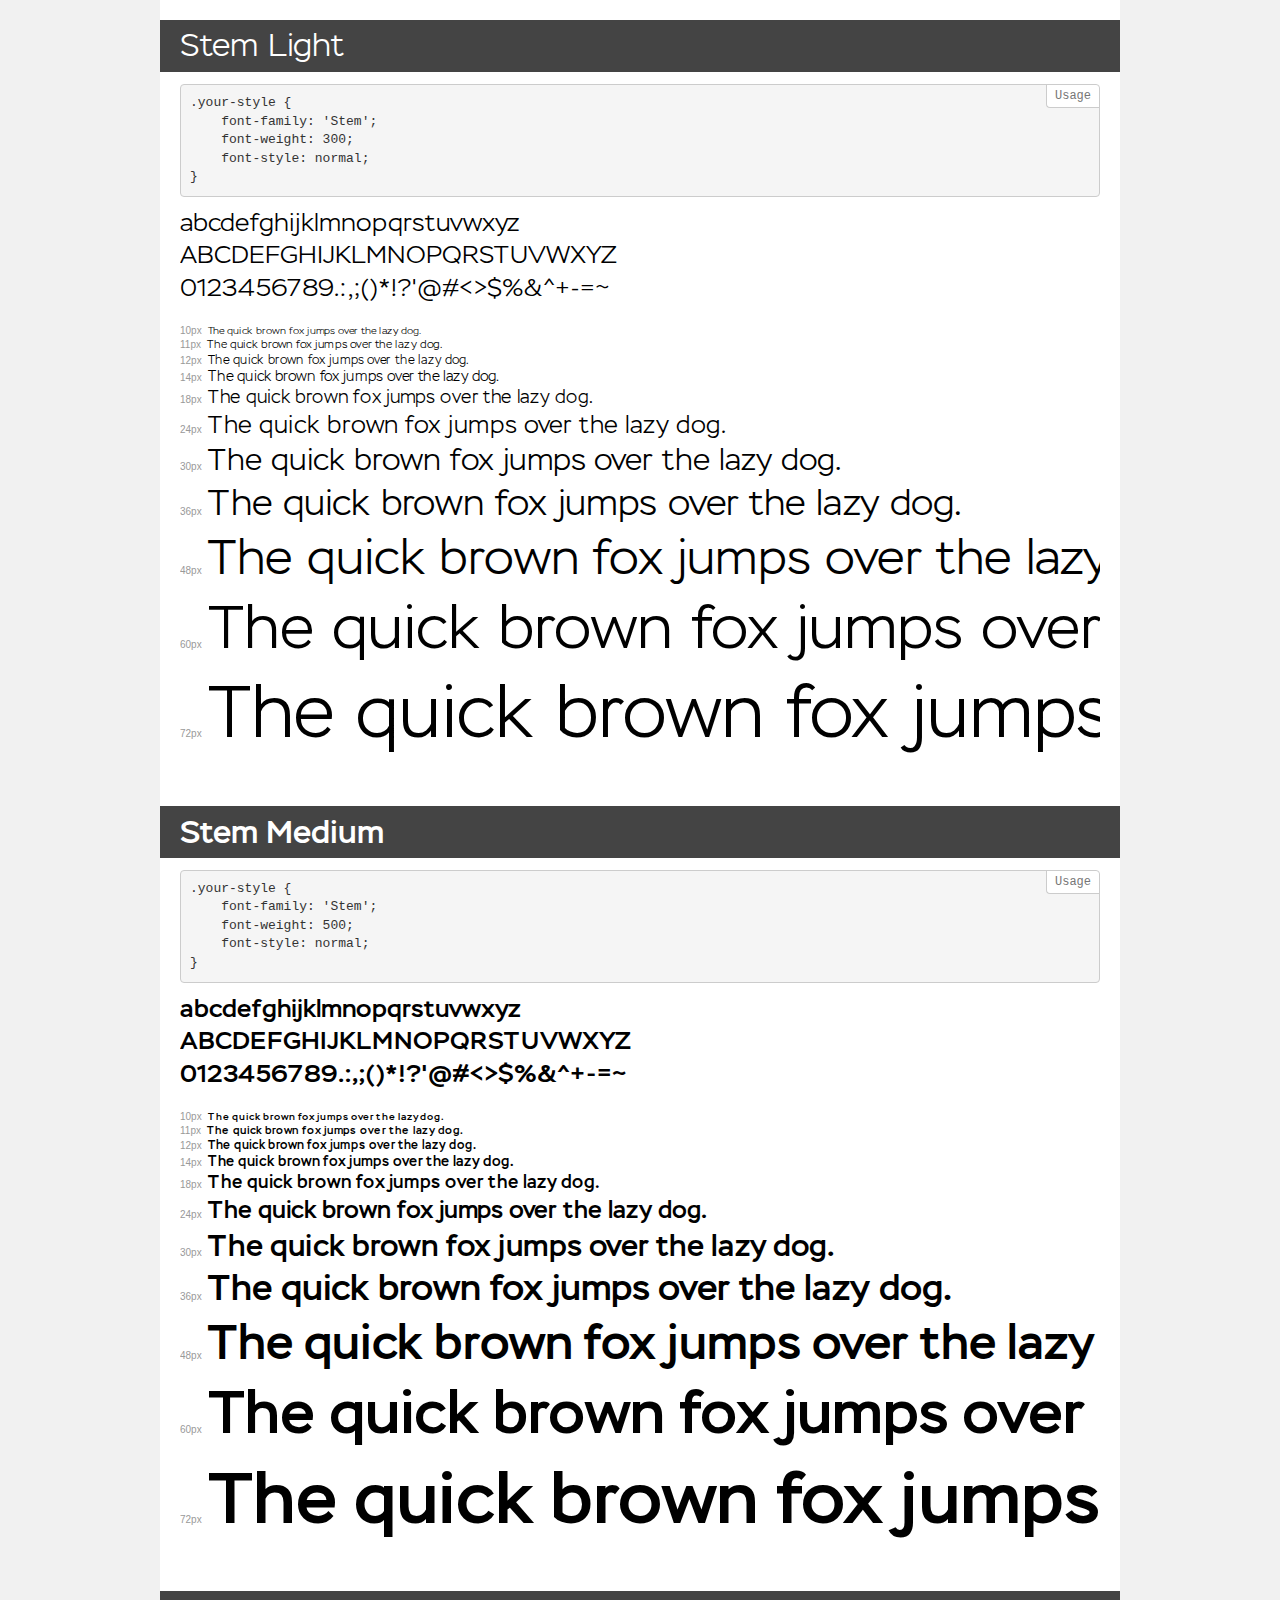
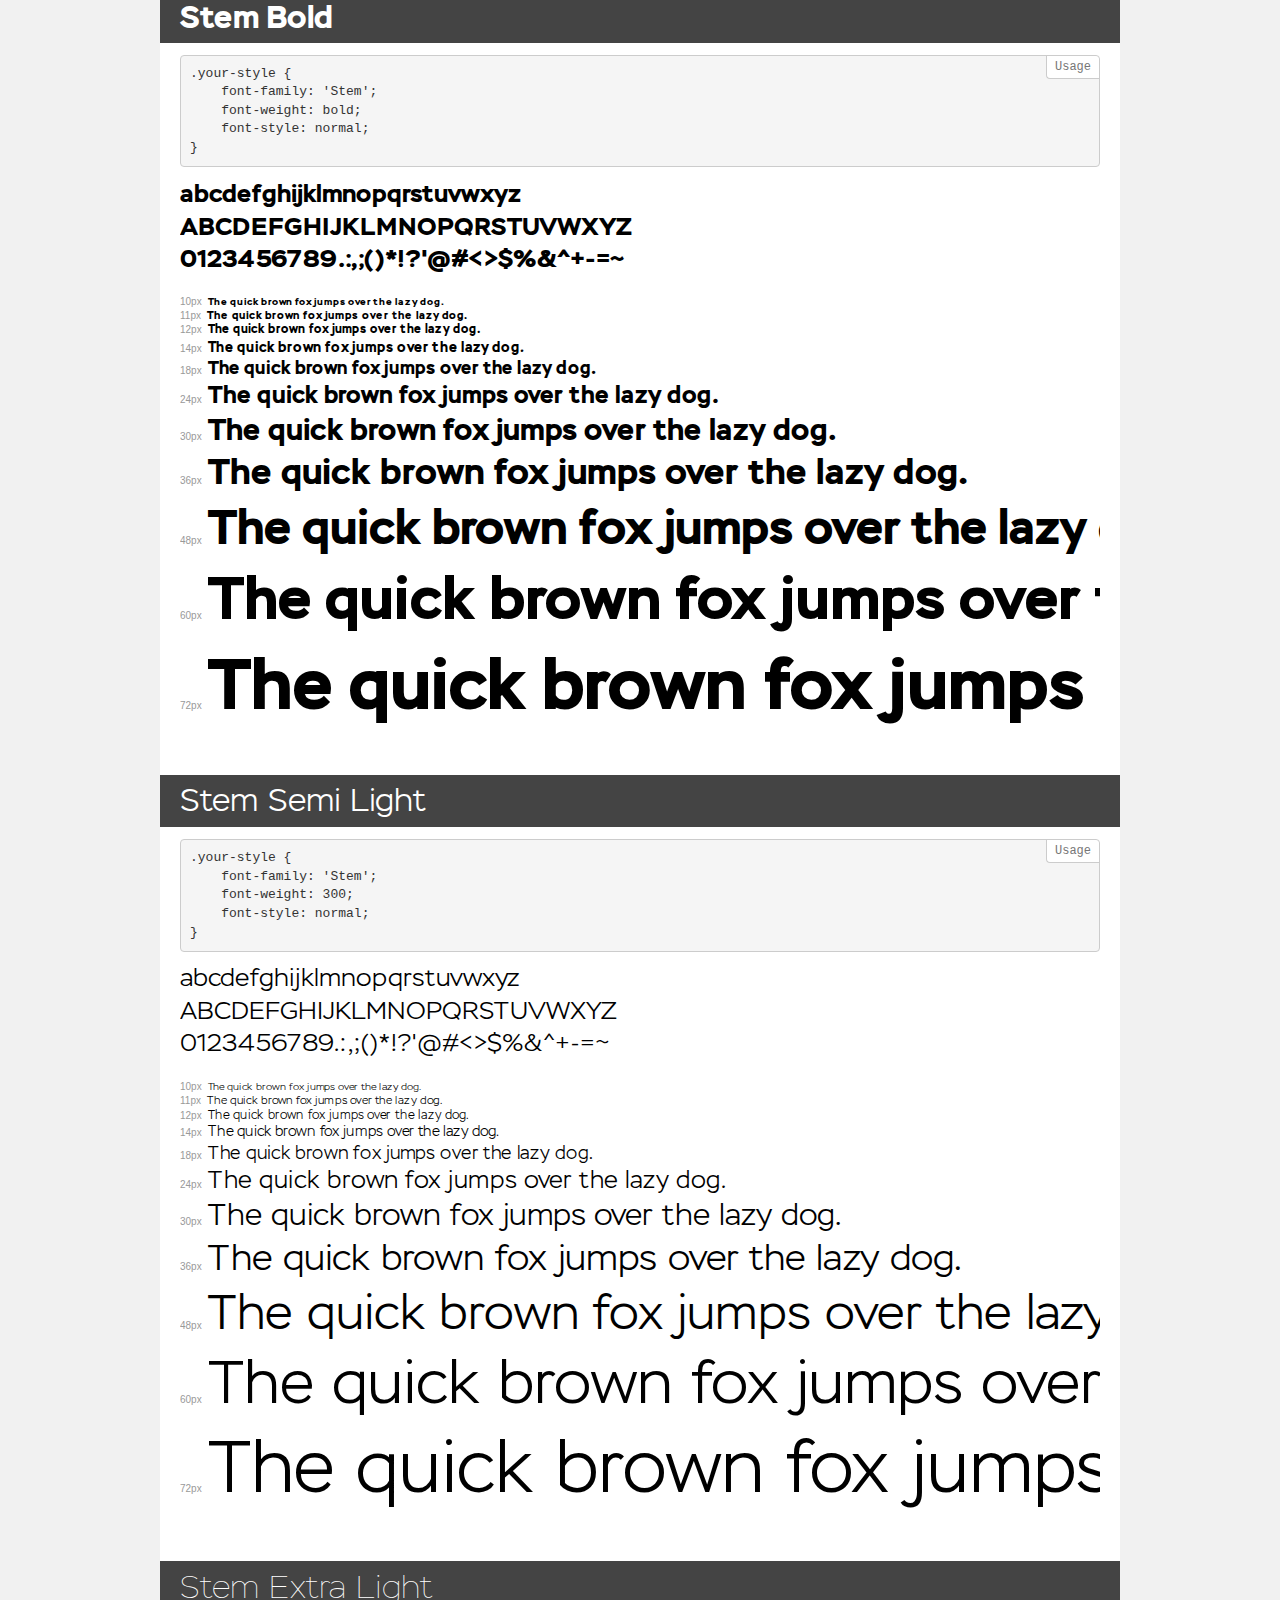
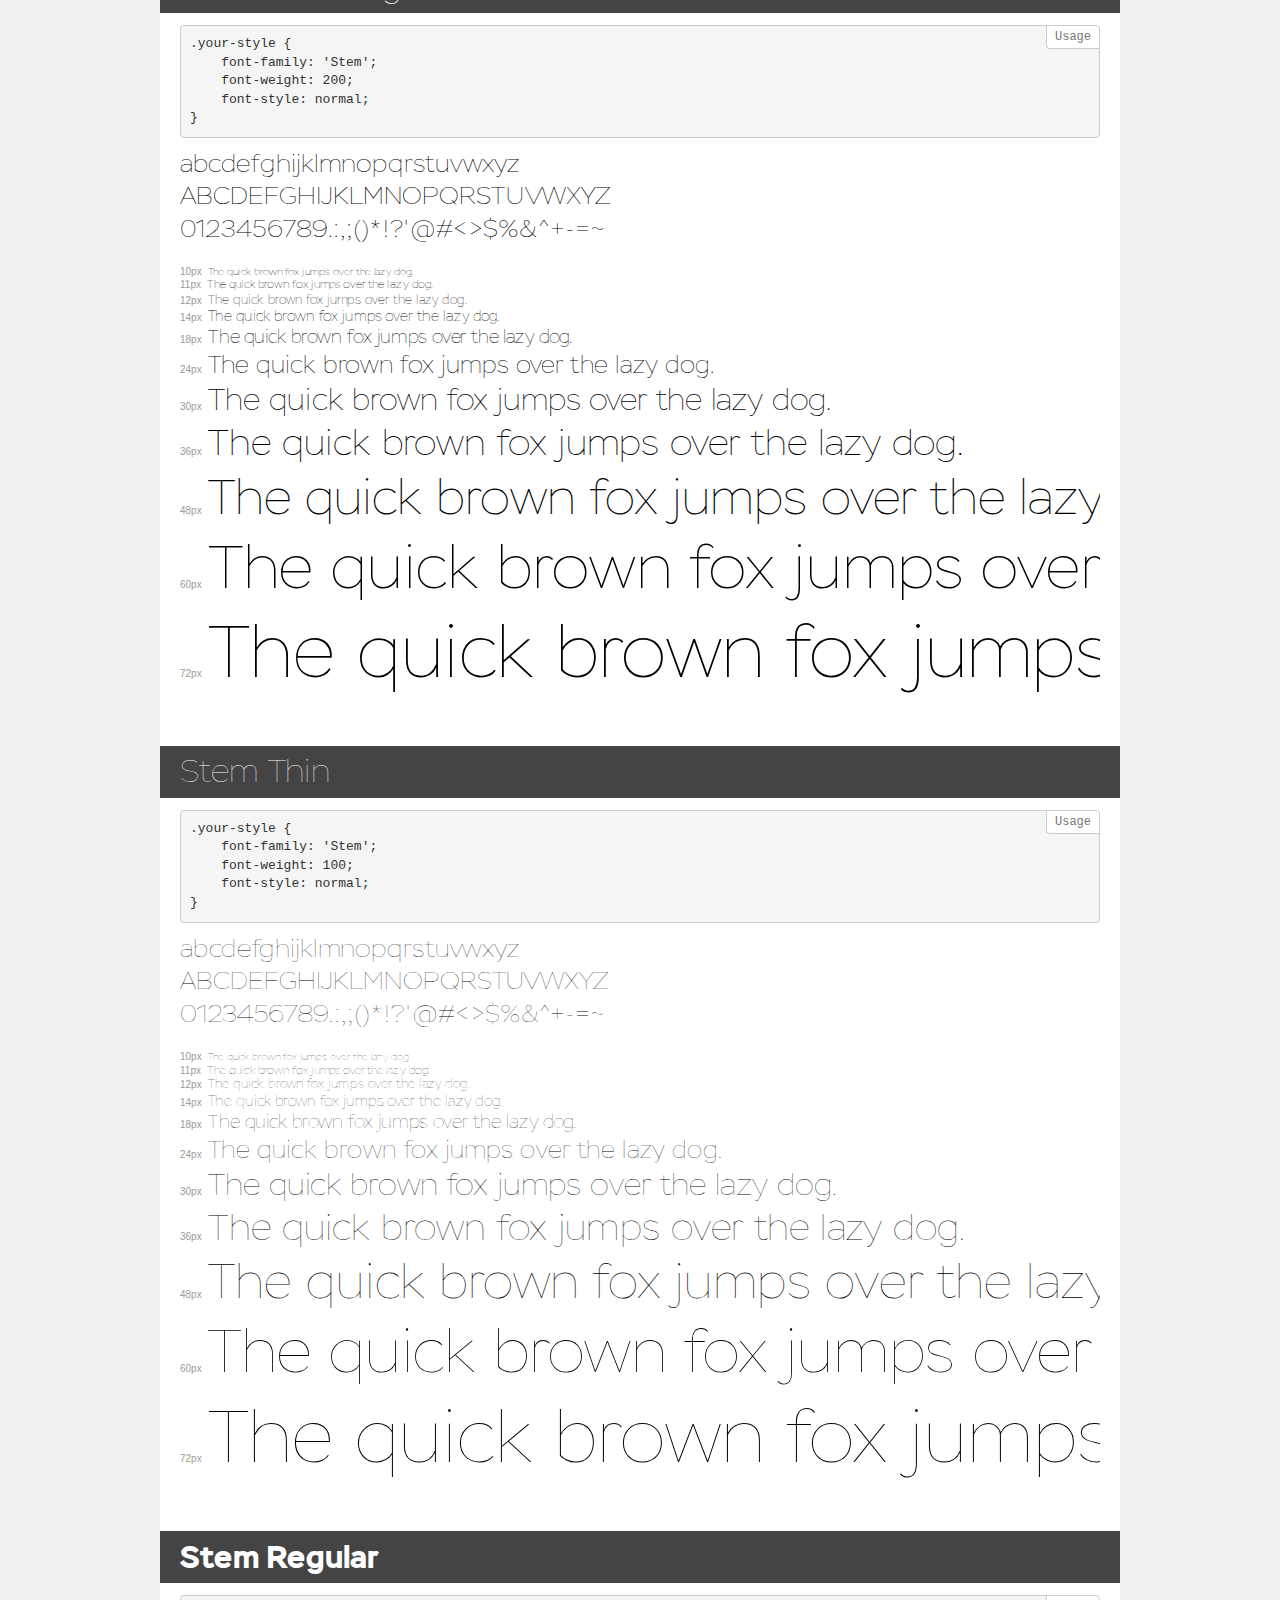
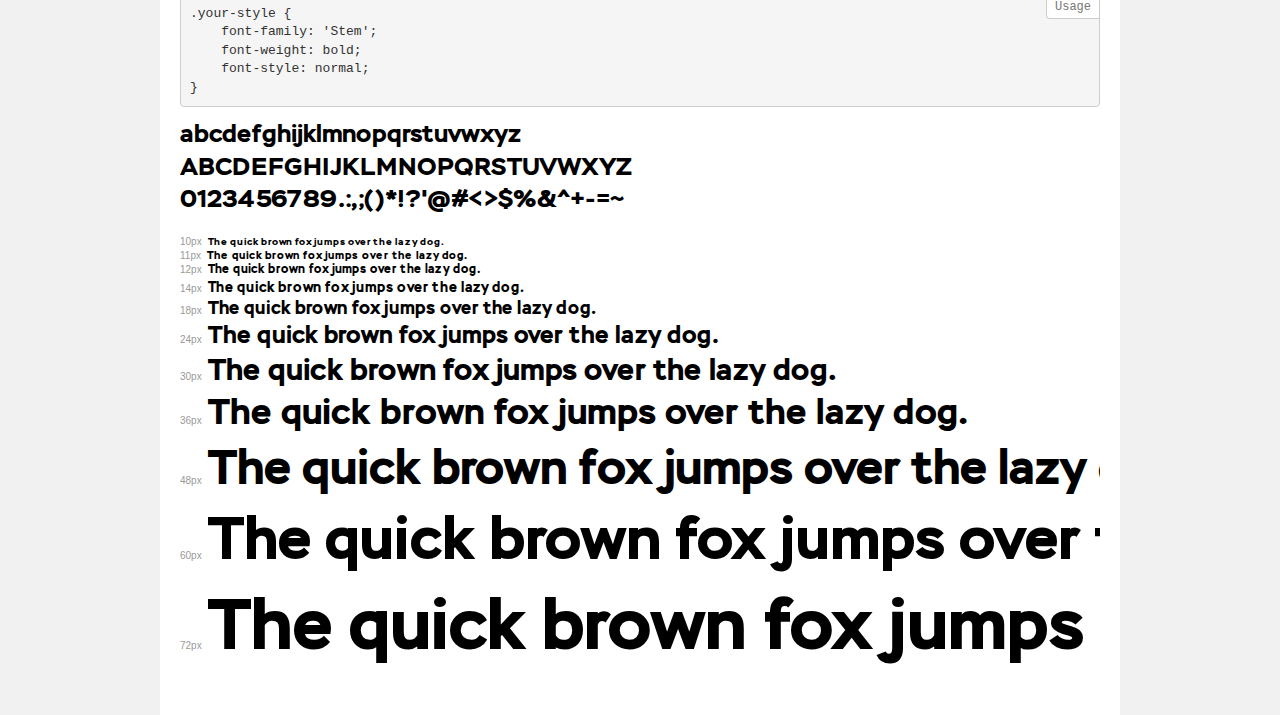
<file: web_registration/static/font/demo.html>
<!DOCTYPE html>
<html>
<head>
    <meta charset="utf-8">
    <meta http-equiv="X-UA-Compatible" content="IE=edge">
    <meta name="viewport" content="width=device-width, initial-scale=1">
    <meta name="robots" content="noindex, noarchive">
    <meta name="format-detection" content="telephone=no">
    <title>Transfonter demo</title>
    <link href="stylesheet.css" rel="stylesheet">
    <style>
        /*
        http://meyerweb.com/eric/tools/css/reset/
        v2.0 | 20110126
        License: none (public domain)
        */
        html, body, div, span, applet, object, iframe,
        h1, h2, h3, h4, h5, h6, p, blockquote, pre,
        a, abbr, acronym, address, big, cite, code,
        del, dfn, em, img, ins, kbd, q, s, samp,
        small, strike, strong, sub, sup, tt, var,
        b, u, i, center,
        dl, dt, dd, ol, ul, li,
        fieldset, form, label, legend,
        table, caption, tbody, tfoot, thead, tr, th, td,
        article, aside, canvas, details, embed,
        figure, figcaption, footer, header, hgroup,
        menu, nav, output, ruby, section, summary,
        time, mark, audio, video {
            margin: 0;
            padding: 0;
            border: 0;
            font-size: 100%;
            font: inherit;
            vertical-align: baseline;
        }
        /* HTML5 display-role reset for older browsers */
        article, aside, details, figcaption, figure,
        footer, header, hgroup, menu, nav, section {
            display: block;
        }
        body {
            line-height: 1;
        }
        ol, ul {
            list-style: none;
        }
        blockquote, q {
            quotes: none;
        }
        blockquote:before, blockquote:after,
        q:before, q:after {
            content: '';
            content: none;
        }
        table {
            border-collapse: collapse;
            border-spacing: 0;
        }
        /* common styles */
        body {
            background: #f1f1f1;
            color: #000;
        }
        .page {
            background: #fff;
            width: 920px;
            margin: 0 auto;
            padding: 20px 20px 0 20px;
            overflow: hidden;
        }
        .font-container {
            overflow-x: auto;
            overflow-y: hidden;
            margin-bottom: 40px;
            line-height: 1.3;
            white-space: nowrap;
            padding-bottom: 5px;
        }
        h1 {
            position: relative;
            background: #444;
            font-size: 32px;
            color: #fff;
            padding: 10px 20px;
            margin: 0 -20px 12px -20px;
        }
        .letters {
            font-size: 25px;
            margin-bottom: 20px;
        }
        .s10:before {
            content: '10px';
        }
        .s11:before {
            content: '11px';
        }
        .s12:before {
            content: '12px';
        }
        .s14:before {
            content: '14px';
        }
        .s18:before {
            content: '18px';
        }
        .s24:before {
            content: '24px';
        }
        .s30:before {
            content: '30px';
        }
        .s36:before {
            content: '36px';
        }
        .s48:before {
            content: '48px';
        }
        .s60:before {
            content: '60px';
        }
        .s72:before {
            content: '72px';
        }
        .s10:before, .s11:before, .s12:before, .s14:before,
        .s18:before, .s24:before, .s30:before, .s36:before,
        .s48:before, .s60:before, .s72:before {
            font-family: Arial, sans-serif;
            font-size: 10px;
            font-weight: normal;
            font-style: normal;
            color: #999;
            padding-right: 6px;
        }
        pre {
            display: block;
            position: relative;
            padding: 9px;
            margin: 0 0 10px;
            font-family: Monaco, Menlo, Consolas, "Courier New", monospace !important;
            font-size: 13px;
            line-height: 1.428571429;
            color: #333;
            font-weight: normal !important;
            font-style: normal !important;
            background-color: #f5f5f5;
            border: 1px solid #ccc;
            overflow-x: auto;
            border-radius: 4px;
        }
        pre:after {
            display: block;
            position: absolute;
            right: 0;
            top: 0;
            content: 'Usage';
            line-height: 1;
            padding: 5px 8px;
            font-size: 12px;
            color: #767676;
            background-color: #fff;
            border: 1px solid #ccc;
            border-right: none;
            border-top: none;
            border-radius: 0 4px 0 4px;
            z-index: 10;
        }
        /* responsive */
        @media (max-width: 959px) {
            .page {
                width: auto;
                margin: 0;
            }
        }
    </style>
</head>
<body>
<div class="page">
    <div class="demo" style="font-family: 'Stem'; font-weight: 300; font-style: normal;">
        <h1>Stem Light</h1>
        <pre>.your-style {
    font-family: 'Stem';
    font-weight: 300;
    font-style: normal;
}</pre>
        <div class="font-container">
            <p class="letters">
                abcdefghijklmnopqrstuvwxyz<br>
ABCDEFGHIJKLMNOPQRSTUVWXYZ<br>
                0123456789.:,;()*!?'@#<>$%&^+-=~
            </p>
            <p class="s10" style="font-size: 10px;">The quick brown fox jumps over the lazy dog.</p>
            <p class="s11" style="font-size: 11px;">The quick brown fox jumps over the lazy dog.</p>
            <p class="s12" style="font-size: 12px;">The quick brown fox jumps over the lazy dog.</p>
            <p class="s14" style="font-size: 14px;">The quick brown fox jumps over the lazy dog.</p>
            <p class="s18" style="font-size: 18px;">The quick brown fox jumps over the lazy dog.</p>
            <p class="s24" style="font-size: 24px;">The quick brown fox jumps over the lazy dog.</p>
            <p class="s30" style="font-size: 30px;">The quick brown fox jumps over the lazy dog.</p>
            <p class="s36" style="font-size: 36px;">The quick brown fox jumps over the lazy dog.</p>
            <p class="s48" style="font-size: 48px;">The quick brown fox jumps over the lazy dog.</p>
            <p class="s60" style="font-size: 60px;">The quick brown fox jumps over the lazy dog.</p>
            <p class="s72" style="font-size: 72px;">The quick brown fox jumps over the lazy dog.</p>
        </div>
    </div>
    <div class="demo" style="font-family: 'Stem'; font-weight: 500; font-style: normal;">
        <h1>Stem Medium</h1>
        <pre>.your-style {
    font-family: 'Stem';
    font-weight: 500;
    font-style: normal;
}</pre>
        <div class="font-container">
            <p class="letters">
                abcdefghijklmnopqrstuvwxyz<br>
ABCDEFGHIJKLMNOPQRSTUVWXYZ<br>
                0123456789.:,;()*!?'@#<>$%&^+-=~
            </p>
            <p class="s10" style="font-size: 10px;">The quick brown fox jumps over the lazy dog.</p>
            <p class="s11" style="font-size: 11px;">The quick brown fox jumps over the lazy dog.</p>
            <p class="s12" style="font-size: 12px;">The quick brown fox jumps over the lazy dog.</p>
            <p class="s14" style="font-size: 14px;">The quick brown fox jumps over the lazy dog.</p>
            <p class="s18" style="font-size: 18px;">The quick brown fox jumps over the lazy dog.</p>
            <p class="s24" style="font-size: 24px;">The quick brown fox jumps over the lazy dog.</p>
            <p class="s30" style="font-size: 30px;">The quick brown fox jumps over the lazy dog.</p>
            <p class="s36" style="font-size: 36px;">The quick brown fox jumps over the lazy dog.</p>
            <p class="s48" style="font-size: 48px;">The quick brown fox jumps over the lazy dog.</p>
            <p class="s60" style="font-size: 60px;">The quick brown fox jumps over the lazy dog.</p>
            <p class="s72" style="font-size: 72px;">The quick brown fox jumps over the lazy dog.</p>
        </div>
    </div>
    <div class="demo" style="font-family: 'Stem'; font-weight: bold; font-style: normal;">
        <h1>Stem Bold</h1>
        <pre>.your-style {
    font-family: 'Stem';
    font-weight: bold;
    font-style: normal;
}</pre>
        <div class="font-container">
            <p class="letters">
                abcdefghijklmnopqrstuvwxyz<br>
ABCDEFGHIJKLMNOPQRSTUVWXYZ<br>
                0123456789.:,;()*!?'@#<>$%&^+-=~
            </p>
            <p class="s10" style="font-size: 10px;">The quick brown fox jumps over the lazy dog.</p>
            <p class="s11" style="font-size: 11px;">The quick brown fox jumps over the lazy dog.</p>
            <p class="s12" style="font-size: 12px;">The quick brown fox jumps over the lazy dog.</p>
            <p class="s14" style="font-size: 14px;">The quick brown fox jumps over the lazy dog.</p>
            <p class="s18" style="font-size: 18px;">The quick brown fox jumps over the lazy dog.</p>
            <p class="s24" style="font-size: 24px;">The quick brown fox jumps over the lazy dog.</p>
            <p class="s30" style="font-size: 30px;">The quick brown fox jumps over the lazy dog.</p>
            <p class="s36" style="font-size: 36px;">The quick brown fox jumps over the lazy dog.</p>
            <p class="s48" style="font-size: 48px;">The quick brown fox jumps over the lazy dog.</p>
            <p class="s60" style="font-size: 60px;">The quick brown fox jumps over the lazy dog.</p>
            <p class="s72" style="font-size: 72px;">The quick brown fox jumps over the lazy dog.</p>
        </div>
    </div>
    <div class="demo" style="font-family: 'Stem'; font-weight: 300; font-style: normal;">
        <h1>Stem Semi Light</h1>
        <pre>.your-style {
    font-family: 'Stem';
    font-weight: 300;
    font-style: normal;
}</pre>
        <div class="font-container">
            <p class="letters">
                abcdefghijklmnopqrstuvwxyz<br>
ABCDEFGHIJKLMNOPQRSTUVWXYZ<br>
                0123456789.:,;()*!?'@#<>$%&^+-=~
            </p>
            <p class="s10" style="font-size: 10px;">The quick brown fox jumps over the lazy dog.</p>
            <p class="s11" style="font-size: 11px;">The quick brown fox jumps over the lazy dog.</p>
            <p class="s12" style="font-size: 12px;">The quick brown fox jumps over the lazy dog.</p>
            <p class="s14" style="font-size: 14px;">The quick brown fox jumps over the lazy dog.</p>
            <p class="s18" style="font-size: 18px;">The quick brown fox jumps over the lazy dog.</p>
            <p class="s24" style="font-size: 24px;">The quick brown fox jumps over the lazy dog.</p>
            <p class="s30" style="font-size: 30px;">The quick brown fox jumps over the lazy dog.</p>
            <p class="s36" style="font-size: 36px;">The quick brown fox jumps over the lazy dog.</p>
            <p class="s48" style="font-size: 48px;">The quick brown fox jumps over the lazy dog.</p>
            <p class="s60" style="font-size: 60px;">The quick brown fox jumps over the lazy dog.</p>
            <p class="s72" style="font-size: 72px;">The quick brown fox jumps over the lazy dog.</p>
        </div>
    </div>
    <div class="demo" style="font-family: 'Stem'; font-weight: 200; font-style: normal;">
        <h1>Stem Extra Light</h1>
        <pre>.your-style {
    font-family: 'Stem';
    font-weight: 200;
    font-style: normal;
}</pre>
        <div class="font-container">
            <p class="letters">
                abcdefghijklmnopqrstuvwxyz<br>
ABCDEFGHIJKLMNOPQRSTUVWXYZ<br>
                0123456789.:,;()*!?'@#<>$%&^+-=~
            </p>
            <p class="s10" style="font-size: 10px;">The quick brown fox jumps over the lazy dog.</p>
            <p class="s11" style="font-size: 11px;">The quick brown fox jumps over the lazy dog.</p>
            <p class="s12" style="font-size: 12px;">The quick brown fox jumps over the lazy dog.</p>
            <p class="s14" style="font-size: 14px;">The quick brown fox jumps over the lazy dog.</p>
            <p class="s18" style="font-size: 18px;">The quick brown fox jumps over the lazy dog.</p>
            <p class="s24" style="font-size: 24px;">The quick brown fox jumps over the lazy dog.</p>
            <p class="s30" style="font-size: 30px;">The quick brown fox jumps over the lazy dog.</p>
            <p class="s36" style="font-size: 36px;">The quick brown fox jumps over the lazy dog.</p>
            <p class="s48" style="font-size: 48px;">The quick brown fox jumps over the lazy dog.</p>
            <p class="s60" style="font-size: 60px;">The quick brown fox jumps over the lazy dog.</p>
            <p class="s72" style="font-size: 72px;">The quick brown fox jumps over the lazy dog.</p>
        </div>
    </div>
    <div class="demo" style="font-family: 'Stem'; font-weight: 100; font-style: normal;">
        <h1>Stem Thin</h1>
        <pre>.your-style {
    font-family: 'Stem';
    font-weight: 100;
    font-style: normal;
}</pre>
        <div class="font-container">
            <p class="letters">
                abcdefghijklmnopqrstuvwxyz<br>
ABCDEFGHIJKLMNOPQRSTUVWXYZ<br>
                0123456789.:,;()*!?'@#<>$%&^+-=~
            </p>
            <p class="s10" style="font-size: 10px;">The quick brown fox jumps over the lazy dog.</p>
            <p class="s11" style="font-size: 11px;">The quick brown fox jumps over the lazy dog.</p>
            <p class="s12" style="font-size: 12px;">The quick brown fox jumps over the lazy dog.</p>
            <p class="s14" style="font-size: 14px;">The quick brown fox jumps over the lazy dog.</p>
            <p class="s18" style="font-size: 18px;">The quick brown fox jumps over the lazy dog.</p>
            <p class="s24" style="font-size: 24px;">The quick brown fox jumps over the lazy dog.</p>
            <p class="s30" style="font-size: 30px;">The quick brown fox jumps over the lazy dog.</p>
            <p class="s36" style="font-size: 36px;">The quick brown fox jumps over the lazy dog.</p>
            <p class="s48" style="font-size: 48px;">The quick brown fox jumps over the lazy dog.</p>
            <p class="s60" style="font-size: 60px;">The quick brown fox jumps over the lazy dog.</p>
            <p class="s72" style="font-size: 72px;">The quick brown fox jumps over the lazy dog.</p>
        </div>
    </div>
    <div class="demo" style="font-family: 'Stem'; font-weight: bold; font-style: normal;">
        <h1>Stem Regular</h1>
        <pre>.your-style {
    font-family: 'Stem';
    font-weight: bold;
    font-style: normal;
}</pre>
        <div class="font-container">
            <p class="letters">
                abcdefghijklmnopqrstuvwxyz<br>
ABCDEFGHIJKLMNOPQRSTUVWXYZ<br>
                0123456789.:,;()*!?'@#<>$%&^+-=~
            </p>
            <p class="s10" style="font-size: 10px;">The quick brown fox jumps over the lazy dog.</p>
            <p class="s11" style="font-size: 11px;">The quick brown fox jumps over the lazy dog.</p>
            <p class="s12" style="font-size: 12px;">The quick brown fox jumps over the lazy dog.</p>
            <p class="s14" style="font-size: 14px;">The quick brown fox jumps over the lazy dog.</p>
            <p class="s18" style="font-size: 18px;">The quick brown fox jumps over the lazy dog.</p>
            <p class="s24" style="font-size: 24px;">The quick brown fox jumps over the lazy dog.</p>
            <p class="s30" style="font-size: 30px;">The quick brown fox jumps over the lazy dog.</p>
            <p class="s36" style="font-size: 36px;">The quick brown fox jumps over the lazy dog.</p>
            <p class="s48" style="font-size: 48px;">The quick brown fox jumps over the lazy dog.</p>
            <p class="s60" style="font-size: 60px;">The quick brown fox jumps over the lazy dog.</p>
            <p class="s72" style="font-size: 72px;">The quick brown fox jumps over the lazy dog.</p>
        </div>
    </div>
</div>
</body>
</html>
</file>
<file: web_registration/static/font/stylesheet.css>
@font-face {
    font-family: 'Stem';
    src: url('Stem-Light.eot');
    src: local('Stem Light'), local('Stem-Light'),
        url('Stem-Light.eot?#iefix') format('embedded-opentype'),
        url('Stem-Light.woff2') format('woff2'),
        url('Stem-Light.woff') format('woff'),
        url('Stem-Light.ttf') format('truetype');
    font-weight: 300;
    font-style: normal;
}

@font-face {
    font-family: 'Stem';
    src: url('Stem-Medium.eot');
    src: local('Stem Medium'), local('Stem-Medium'),
        url('Stem-Medium.eot?#iefix') format('embedded-opentype'),
        url('Stem-Medium.woff2') format('woff2'),
        url('Stem-Medium.woff') format('woff'),
        url('Stem-Medium.ttf') format('truetype');
    font-weight: 500;
    font-style: normal;
}

@font-face {
    font-family: 'Stem';
    src: url('Stem-Bold.eot');
    src: local('Stem Bold'), local('Stem-Bold'),
        url('Stem-Bold.eot?#iefix') format('embedded-opentype'),
        url('Stem-Bold.woff2') format('woff2'),
        url('Stem-Bold.woff') format('woff'),
        url('Stem-Bold.ttf') format('truetype');
    font-weight: bold;
    font-style: normal;
}

@font-face {
    font-family: 'Stem';
    src: url('Stem-SemiLight.eot');
    src: local('Stem Semi Light'), local('Stem-SemiLight'),
        url('Stem-SemiLight.eot?#iefix') format('embedded-opentype'),
        url('Stem-SemiLight.woff2') format('woff2'),
        url('Stem-SemiLight.woff') format('woff'),
        url('Stem-SemiLight.ttf') format('truetype');
    font-weight: 300;
    font-style: normal;
}

@font-face {
    font-family: 'Stem';
    src: url('Stem-ExtraLight.eot');
    src: local('Stem Extra Light'), local('Stem-ExtraLight'),
        url('Stem-ExtraLight.eot?#iefix') format('embedded-opentype'),
        url('Stem-ExtraLight.woff2') format('woff2'),
        url('Stem-ExtraLight.woff') format('woff'),
        url('Stem-ExtraLight.ttf') format('truetype');
    font-weight: 200;
    font-style: normal;
}

@font-face {
    font-family: 'Stem';
    src: url('Stem-Thin.eot');
    src: local('Stem Thin'), local('Stem-Thin'),
        url('Stem-Thin.eot?#iefix') format('embedded-opentype'),
        url('Stem-Thin.woff2') format('woff2'),
        url('Stem-Thin.woff') format('woff'),
        url('Stem-Thin.ttf') format('truetype');
    font-weight: 100;
    font-style: normal;
}

@font-face {
    font-family: 'Stem';
    src: url('Stem-Regular.eot');
    src: local('Stem Regular'), local('Stem-Regular'),
        url('Stem-Regular.eot?#iefix') format('embedded-opentype'),
        url('Stem-Regular.woff2') format('woff2'),
        url('Stem-Regular.woff') format('woff'),
        url('Stem-Regular.ttf') format('truetype');
    font-weight: bold;
    font-style: normal;
}
</file>
